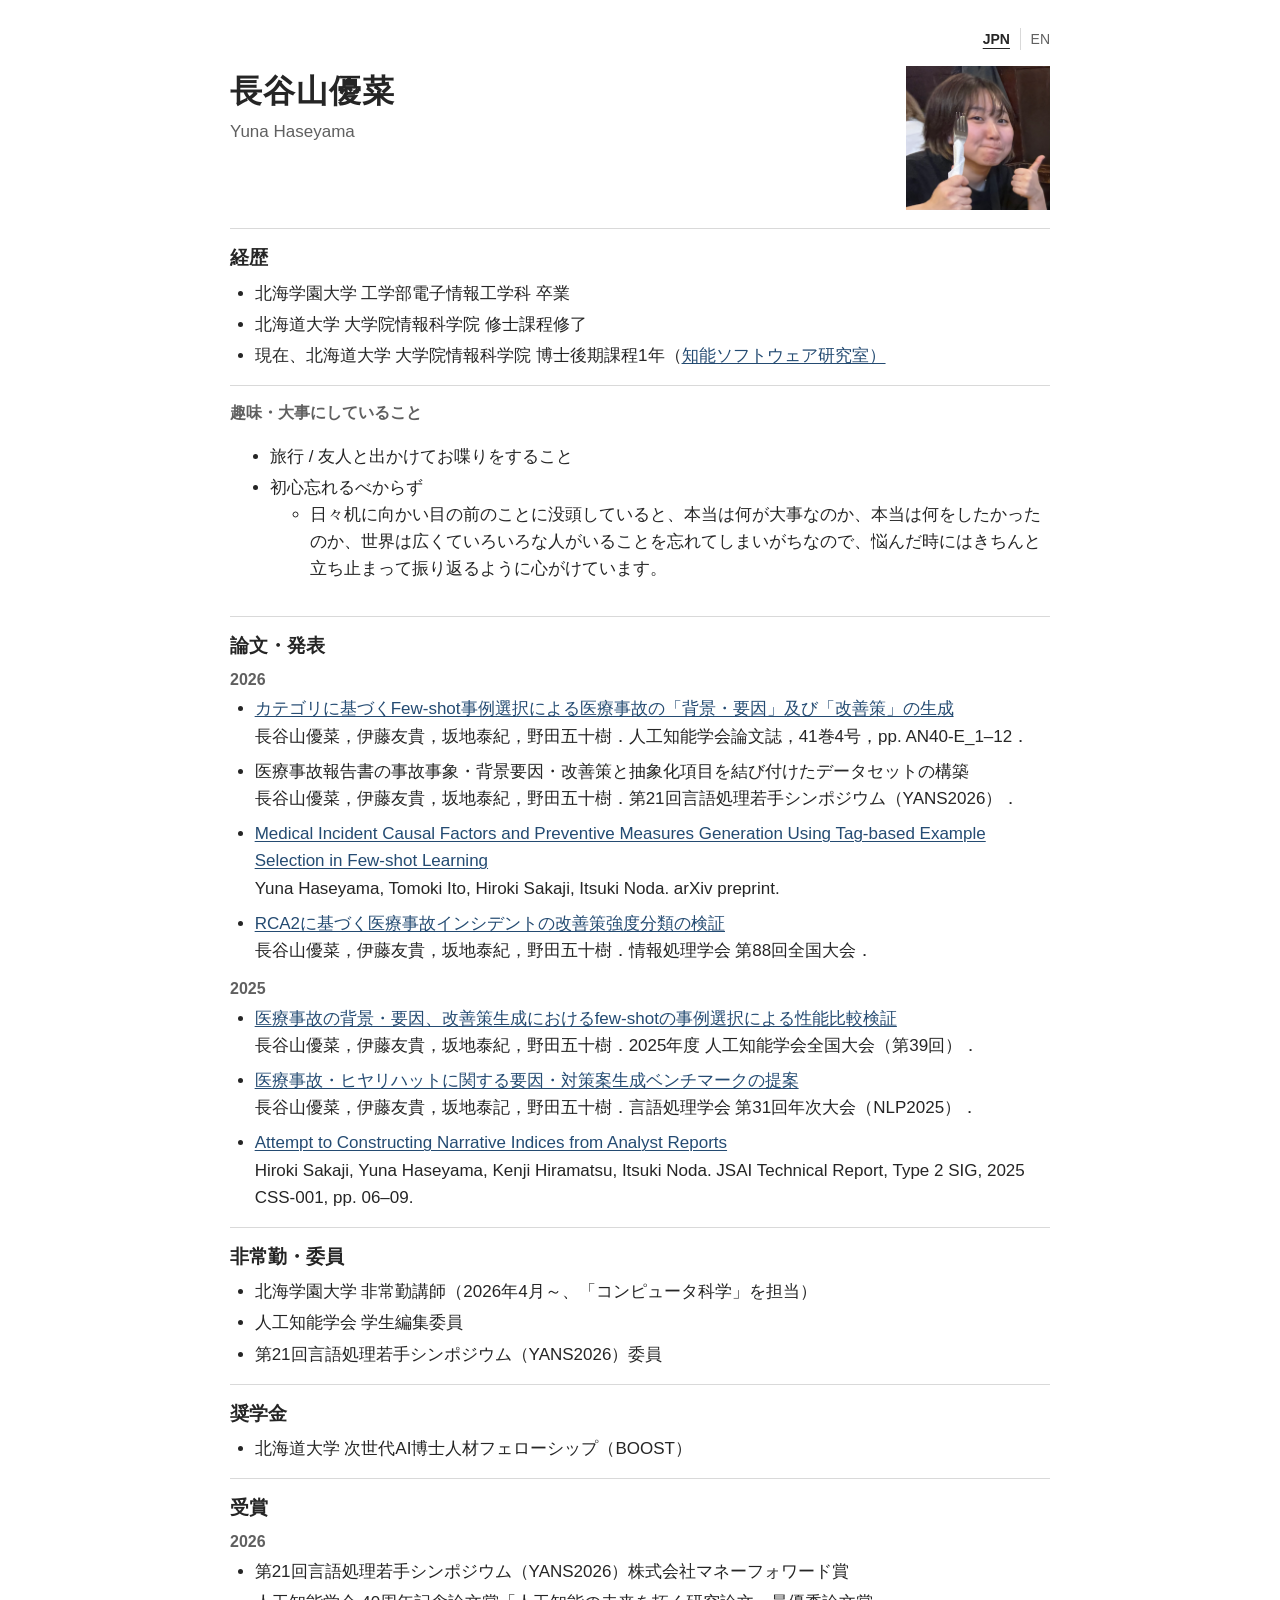
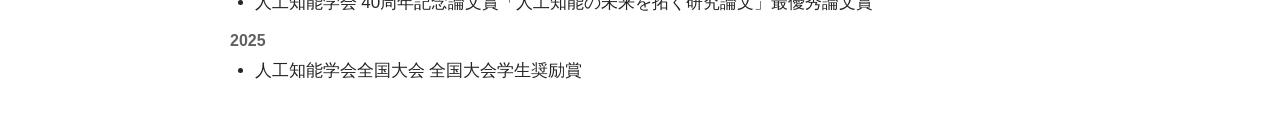
<file: index.html>
<!doctype html>
<html lang="ja">
  <head>
    <meta charset="utf-8">
    <meta name="viewport" content="width=device-width, initial-scale=1">
    <meta name="description" content="長谷山優菜（Yuna Haseyama）の研究プロフィール。北海道大学大学院情報科学院の博士後期課程に在籍。経歴、論文・発表、委員、奨学金、受賞歴を掲載。">
    <title>長谷山優菜 | Yuna Haseyama — 研究プロフィール</title>
    <link rel="canonical" href="https://hasseyy.github.io/">
    <link rel="alternate" hreflang="ja" href="https://hasseyy.github.io/">
    <link rel="alternate" hreflang="en" href="https://hasseyy.github.io/en.html">
    <link rel="stylesheet" href="styles.css">
  </head>
  <body>
    <main>
      <nav class="language-switch" aria-label="言語切り替え">
        <a href="index.html" lang="ja" aria-current="page">JPN</a>
        <a href="en.html" lang="en">EN</a>
      </nav>
      <header class="profile">
        <div>
          <h1>長谷山優菜</h1>
          <p class="name-en" lang="en">Yuna Haseyama</p>
        </div>
        <img class="portrait" src="haseyama_yuuna.jpg" alt="長谷山優菜の写真" width="144" height="144">
      </header>

      <section aria-labelledby="career-title">
        <h2 id="career-title">経歴</h2>
        <ul class="plain-list">
          <li>北海学園大学 工学部電子情報工学科 卒業</li>
          <li>北海道大学 大学院情報科学院 修士課程修了</li>
          <li>現在、北海道大学 大学院情報科学院 博士後期課程1年（<a href="https://sites.google.com/elms.hokudai.ac.jp/intelligent-software-lab/home?authuser=0">知能ソフトウェア研究室）</a></li>
        </ul>
      </section>

      <section aria-labelledby="shumi">
        <h3 id="shumi">趣味・大事にしていること</h3>
        <ul class="shumi-list">
          <li>旅行 / 友人と出かけてお喋りをすること</li>
          <li>初心忘れるべからず
            <ul>
              <li>日々机に向かい目の前のことに没頭していると、本当は何が大事なのか、本当は何をしたかったのか、世界は広くていろいろな人がいることを忘れてしまいがちなので、悩んだ時にはきちんと立ち止まって振り返るように心がけています。</li>
              <!-- <li>いろいろな人と喋るのも好きです。</li> -->
            </ul>
          </li>
        </ul>
      </section>

      <section aria-labelledby="papers-title">
        <h2 id="papers-title">論文・発表</h2>
        <h3>2026</h3>
        <ul class="publication-list">
          <li><a href="https://doi.org/10.1527/tjsai.41-4_AN40-E">カテゴリに基づくFew-shot事例選択による医療事故の「背景・要因」及び「改善策」の生成</a><br>
            長谷山優菜，伊藤友貴，坂地泰紀，野田五十樹．人工知能学会論文誌，41巻4号，pp. AN40-E_1–12．</li>
          <li>医療事故報告書の事故事象・背景要因・改善策と抽象化項目を結び付けたデータセットの構築<br>
            長谷山優菜，伊藤友貴，坂地泰紀，野田五十樹．第21回言語処理若手シンポジウム（YANS2026）．</li>
          <li><a href="https://arxiv.org/abs/2605.10025">Medical Incident Causal Factors and Preventive Measures Generation Using Tag-based Example Selection in Few-shot Learning</a><br>
            Yuna Haseyama, Tomoki Ito, Hiroki Sakaji, Itsuki Noda. arXiv preprint.</li>
          <li><a href="https://www.ipsj.or.jp/event/taikai/88/WEB/data/pdf/5D-05.html">RCA2に基づく医療事故インシデントの改善策強度分類の検証</a><br>
            長谷山優菜，伊藤友貴，坂地泰紀，野田五十樹．情報処理学会 第88回全国大会．</li>
        </ul>
        <h3>2025</h3>
        <ul class="publication-list">
          <li><a href="https://doi.org/10.11517/pjsai.JSAI2025.0_2L1OS2504">医療事故の背景・要因、改善策生成におけるfew-shotの事例選択による性能比較検証</a><br>
            長谷山優菜，伊藤友貴，坂地泰紀，野田五十樹．2025年度 人工知能学会全国大会（第39回）．</li>
          <li><a href="https://www.anlp.jp/proceedings/annual_meeting/2025/pdf_dir/P5-12.pdf">医療事故・ヒヤリハットに関する要因・対策案生成ベンチマークの提案</a><br>
            長谷山優菜，伊藤友貴，坂地泰記，野田五十樹．言語処理学会 第31回年次大会（NLP2025）．</li>
          <li><a href="https://doi.org/10.11517/jsaisigtwo.2025.CSS-001_06">Attempt to Constructing Narrative Indices from Analyst Reports</a><br>
            Hiroki Sakaji, Yuna Haseyama, Kenji Hiramatsu, Itsuki Noda. JSAI Technical Report, Type 2 SIG, 2025 CSS-001, pp. 06–09.</li>
        </ul>
      </section>

      <section aria-labelledby="roles-title">
        <h2 id="roles-title">非常勤・委員</h2>
        <ul class="plain-list">
          <li>北海学園大学 非常勤講師（2026年4月～、「コンピュータ科学」を担当）</li>
          <li>人工知能学会 学生編集委員</li>
          <li>第21回言語処理若手シンポジウム（YANS2026）委員</li>
        </ul>
      </section>

      <section aria-labelledby="scholarship-title">
        <h2 id="scholarship-title">奨学金</h2>
        <ul class="plain-list"><li>北海道大学 次世代AI博士人材フェローシップ（BOOST）</li></ul>
      </section>

      <section aria-labelledby="awards-title">
        <h2 id="awards-title">受賞</h2>
        <h3>2026</h3>
        <ul class="plain-list">
          <li>第21回言語処理若手シンポジウム（YANS2026）株式会社マネーフォワード賞</li>
          <li>人工知能学会 40周年記念論文賞「人工知能の未来を拓く研究論文」最優秀論文賞</li>
        </ul>
        <h3>2025</h3>
        <ul class="plain-list"><li>人工知能学会全国大会 全国大会学生奨励賞</li></ul>
      </section>
    </main>
  </body>
</html>
</file>
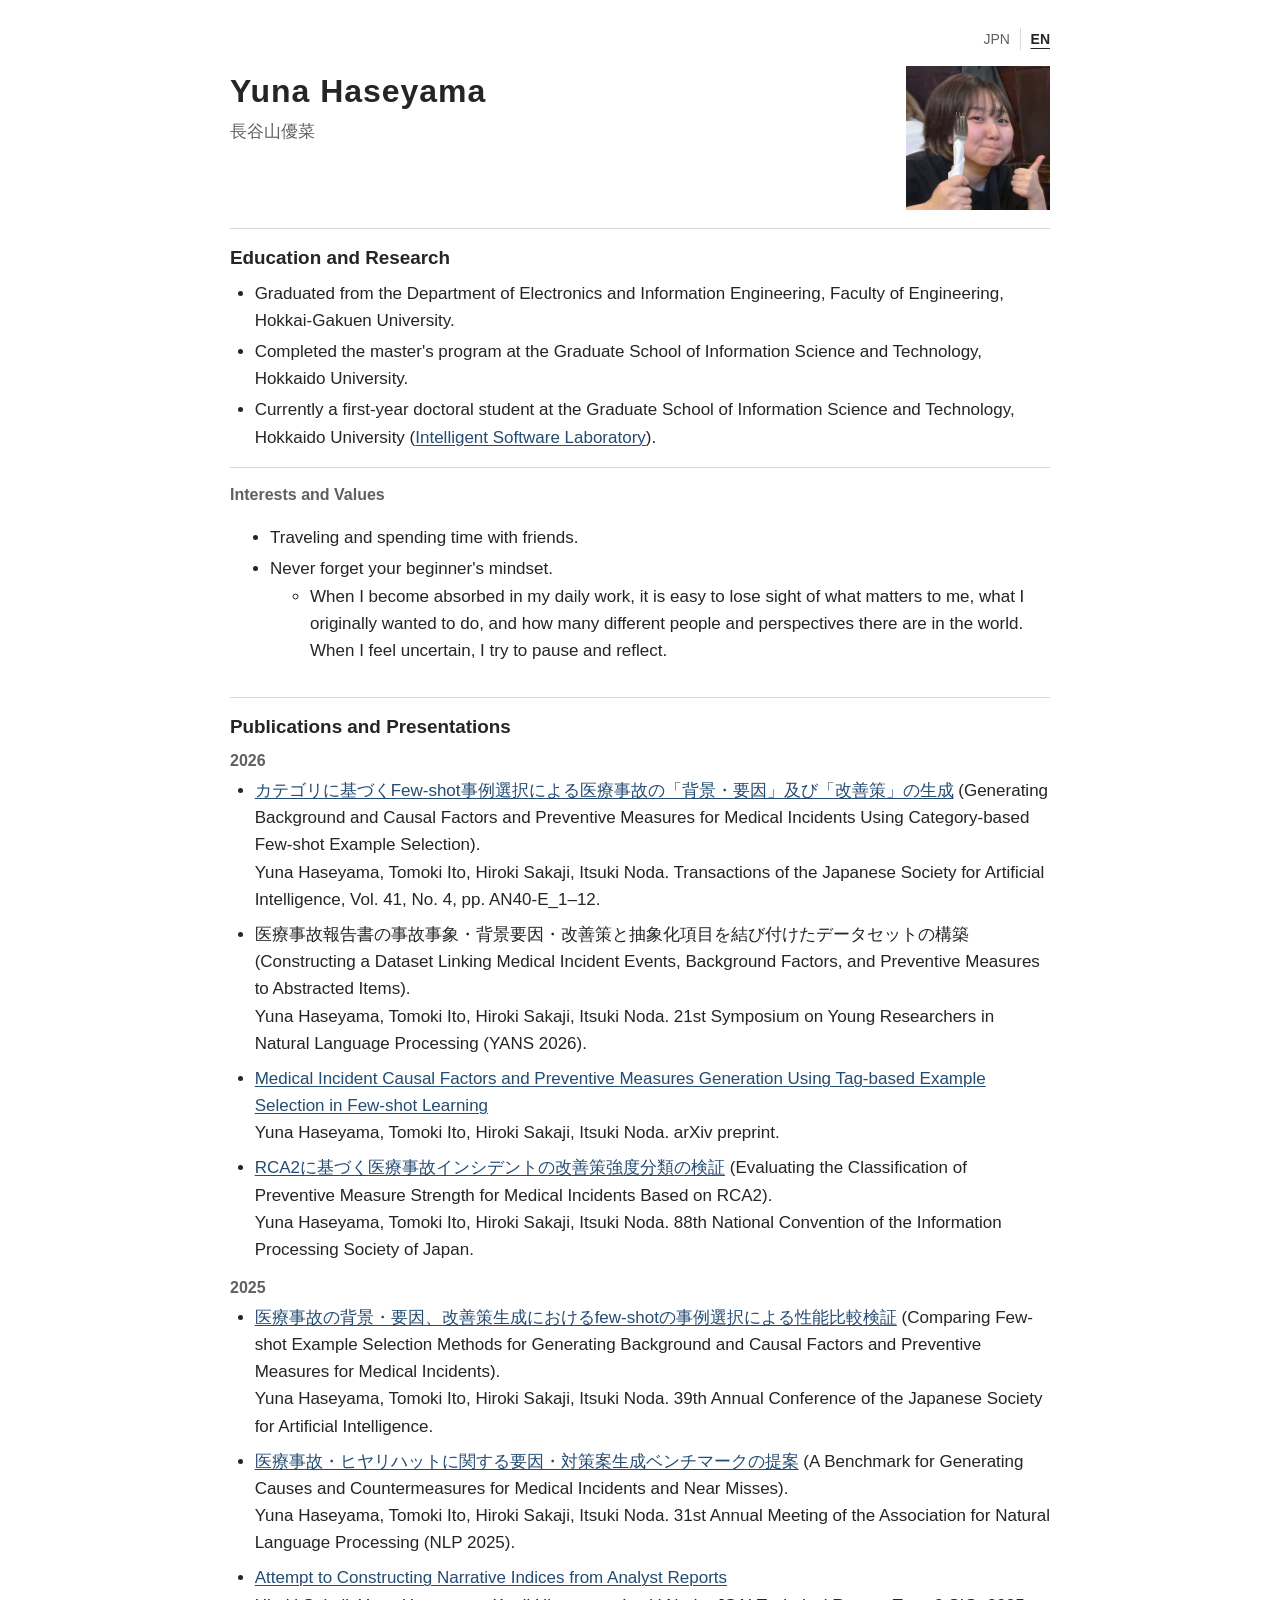
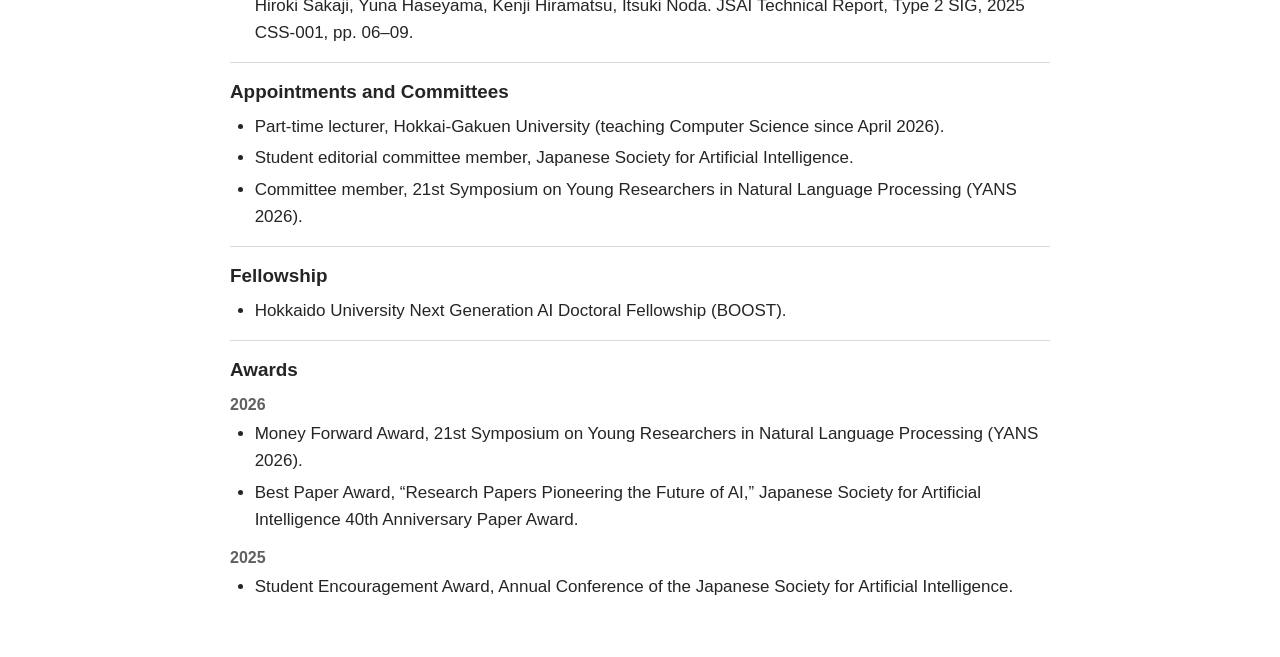
<file: en.html>
<!doctype html>
<html lang="en">
  <head>
    <meta charset="utf-8">
    <meta name="viewport" content="width=device-width, initial-scale=1">
    <meta name="description" content="Yuna Haseyama's academic profile. Doctoral student at Hokkaido University. Education, publications, appointments, fellowship, and awards.">
    <title>Yuna Haseyama | Academic Profile</title>
    <link rel="canonical" href="https://hasseyy.github.io/en.html">
    <link rel="alternate" hreflang="ja" href="https://hasseyy.github.io/">
    <link rel="alternate" hreflang="en" href="https://hasseyy.github.io/en.html">
    <link rel="stylesheet" href="styles.css">
  </head>
  <body>
    <main>
      <nav class="language-switch" aria-label="Language">
        <a href="index.html" lang="ja">JPN</a>
        <a href="en.html" lang="en" aria-current="page">EN</a>
      </nav>
      <header class="profile">
        <div>
          <h1>Yuna Haseyama</h1>
          <p class="name-en" lang="ja">長谷山優菜</p>
        </div>
        <img class="portrait" src="haseyama_yuuna.jpg" alt="Portrait of Yuna Haseyama" width="144" height="144">
      </header>

      <section aria-labelledby="career-title">
        <h2 id="career-title">Education and Research</h2>
        <ul class="plain-list">
          <li>Graduated from the Department of Electronics and Information Engineering, Faculty of Engineering, Hokkai-Gakuen University.</li>
          <li>Completed the master's program at the Graduate School of Information Science and Technology, Hokkaido University.</li>
          <li>Currently a first-year doctoral student at the Graduate School of Information Science and Technology, Hokkaido University (<a href="https://sites.google.com/elms.hokudai.ac.jp/intelligent-software-lab/home?authuser=0">Intelligent Software Laboratory</a>).</li>
        </ul>
      </section>

      <section aria-labelledby="interests-title">
        <h3 id="interests-title">Interests and Values</h3>
        <ul class="shumi-list">
          <li>Traveling and spending time with friends.</li>
          <li>Never forget your beginner's mindset.
            <ul>
              <li>When I become absorbed in my daily work, it is easy to lose sight of what matters to me, what I originally wanted to do, and how many different people and perspectives there are in the world. When I feel uncertain, I try to pause and reflect.</li>
            </ul>
          </li>
        </ul>
      </section>

      <section aria-labelledby="papers-title">
        <h2 id="papers-title">Publications and Presentations</h2>
        <h3>2026</h3>
        <ul class="publication-list">
          <li><a href="https://doi.org/10.1527/tjsai.41-4_AN40-E" lang="ja">カテゴリに基づくFew-shot事例選択による医療事故の「背景・要因」及び「改善策」の生成</a> (Generating Background and Causal Factors and Preventive Measures for Medical Incidents Using Category-based Few-shot Example Selection).<br>
            Yuna Haseyama, Tomoki Ito, Hiroki Sakaji, Itsuki Noda. Transactions of the Japanese Society for Artificial Intelligence, Vol. 41, No. 4, pp. AN40-E_1–12.</li>
          <li><span lang="ja">医療事故報告書の事故事象・背景要因・改善策と抽象化項目を結び付けたデータセットの構築</span> (Constructing a Dataset Linking Medical Incident Events, Background Factors, and Preventive Measures to Abstracted Items).<br>
            Yuna Haseyama, Tomoki Ito, Hiroki Sakaji, Itsuki Noda. 21st Symposium on Young Researchers in Natural Language Processing (YANS 2026).</li>
          <li><a href="https://arxiv.org/abs/2605.10025">Medical Incident Causal Factors and Preventive Measures Generation Using Tag-based Example Selection in Few-shot Learning</a><br>
            Yuna Haseyama, Tomoki Ito, Hiroki Sakaji, Itsuki Noda. arXiv preprint.</li>
          <li><a href="https://www.ipsj.or.jp/event/taikai/88/WEB/data/pdf/5D-05.html" lang="ja">RCA2に基づく医療事故インシデントの改善策強度分類の検証</a> (Evaluating the Classification of Preventive Measure Strength for Medical Incidents Based on RCA2).<br>
            Yuna Haseyama, Tomoki Ito, Hiroki Sakaji, Itsuki Noda. 88th National Convention of the Information Processing Society of Japan.</li>
        </ul>
        <h3>2025</h3>
        <ul class="publication-list">
          <li><a href="https://doi.org/10.11517/pjsai.JSAI2025.0_2L1OS2504" lang="ja">医療事故の背景・要因、改善策生成におけるfew-shotの事例選択による性能比較検証</a> (Comparing Few-shot Example Selection Methods for Generating Background and Causal Factors and Preventive Measures for Medical Incidents).<br>
            Yuna Haseyama, Tomoki Ito, Hiroki Sakaji, Itsuki Noda. 39th Annual Conference of the Japanese Society for Artificial Intelligence.</li>
          <li><a href="https://www.anlp.jp/proceedings/annual_meeting/2025/pdf_dir/P5-12.pdf" lang="ja">医療事故・ヒヤリハットに関する要因・対策案生成ベンチマークの提案</a> (A Benchmark for Generating Causes and Countermeasures for Medical Incidents and Near Misses).<br>
            Yuna Haseyama, Tomoki Ito, Hiroki Sakaji, Itsuki Noda. 31st Annual Meeting of the Association for Natural Language Processing (NLP 2025).</li>
          <li><a href="https://doi.org/10.11517/jsaisigtwo.2025.CSS-001_06">Attempt to Constructing Narrative Indices from Analyst Reports</a><br>
            Hiroki Sakaji, Yuna Haseyama, Kenji Hiramatsu, Itsuki Noda. JSAI Technical Report, Type 2 SIG, 2025 CSS-001, pp. 06–09.</li>
        </ul>
      </section>

      <section aria-labelledby="roles-title">
        <h2 id="roles-title">Appointments and Committees</h2>
        <ul class="plain-list">
          <li>Part-time lecturer, Hokkai-Gakuen University (teaching Computer Science since April 2026).</li>
          <li>Student editorial committee member, Japanese Society for Artificial Intelligence.</li>
          <li>Committee member, 21st Symposium on Young Researchers in Natural Language Processing (YANS 2026).</li>
        </ul>
      </section>

      <section aria-labelledby="scholarship-title">
        <h2 id="scholarship-title">Fellowship</h2>
        <ul class="plain-list"><li>Hokkaido University Next Generation AI Doctoral Fellowship (BOOST).</li></ul>
      </section>

      <section aria-labelledby="awards-title">
        <h2 id="awards-title">Awards</h2>
        <h3>2026</h3>
        <ul class="plain-list">
          <li>Money Forward Award, 21st Symposium on Young Researchers in Natural Language Processing (YANS 2026).</li>
          <li>Best Paper Award, “Research Papers Pioneering the Future of AI,” Japanese Society for Artificial Intelligence 40th Anniversary Paper Award.</li>
        </ul>
        <h3>2025</h3>
        <ul class="plain-list"><li>Student Encouragement Award, Annual Conference of the Japanese Society for Artificial Intelligence.</li></ul>
      </section>
    </main>
  </body>
</html>
</file>
<file: styles.css>
:root {
  color-scheme: light;
  --text: #252525;
  --muted: #606060;
  --line: #d9d9d9;
  --link: #244b72;
}

* { box-sizing: border-box; }

body {
  margin: 0;
  background: #fff;
  color: var(--text);
  font-family: "Yu Gothic", "Hiragino Kaku Gothic ProN", "Noto Sans JP", sans-serif;
  font-size: 17px;
  line-height: 1.6;
}

main {
  width: min(100% - 40px, 820px);
  margin: 0 auto;
  padding: 28px 0 40px;
}

.language-switch {
  display: flex;
  justify-content: flex-end;
  margin-bottom: 16px;
  font-size: .875rem;
}

.language-switch a {
  padding: 0 .7em;
  color: var(--muted);
  text-decoration: none;
}

.language-switch a:first-child { border-right: 1px solid var(--line); }
.language-switch a:last-child { padding-right: 0; }
.language-switch a[aria-current="page"] {
  color: var(--text);
  font-weight: 700;
  text-decoration: underline;
  text-underline-offset: 4px;
}

.profile {
  display: flex;
  align-items: flex-start;
  justify-content: space-between;
  gap: 20px;
  padding-bottom: 18px;
}

h1 {
  margin: 0;
  font-size: 2rem;
  font-weight: 600;
  letter-spacing: .03em;
}

.name-en {
  margin: 0;
  color: var(--muted);
}

.portrait {
  display: block;
  width: 144px;
  height: 144px;
  object-fit: cover;
  flex: none;
}

section {
  padding: 14px 0 16px;
  border-top: 1px solid var(--line);
}

h2 {
  margin: 0 0 6px;
  font-size: 1.18rem;
  font-weight: 700;
}

h3 {
  margin: 0 0 3px;
  color: var(--muted);
  font-size: 1rem;
  font-weight: 600;
}

.plain-list + h3,
.publication-list + h3 { margin-top: 12px; }

.plain-list,
.publication-list {
  padding-left: 1.45em;
  margin: 0;
}

li + li { margin-top: 4px; }

.publication-list li { margin-bottom: 8px; }
.publication-list li:last-child { margin-bottom: 0; }

a {
  color: var(--link);
  text-decoration-thickness: 1px;
  text-underline-offset: 2px;
}

a:hover,
a:focus-visible { color: #132f4b; }

@media (max-width: 560px) {
  main { padding-top: 20px; }
  .profile { gap: 16px; }
  .portrait { width: 100px; height: 100px; }
  h1 { font-size: 1.65rem; }
  body { font-size: 16px; }
}
</file>
